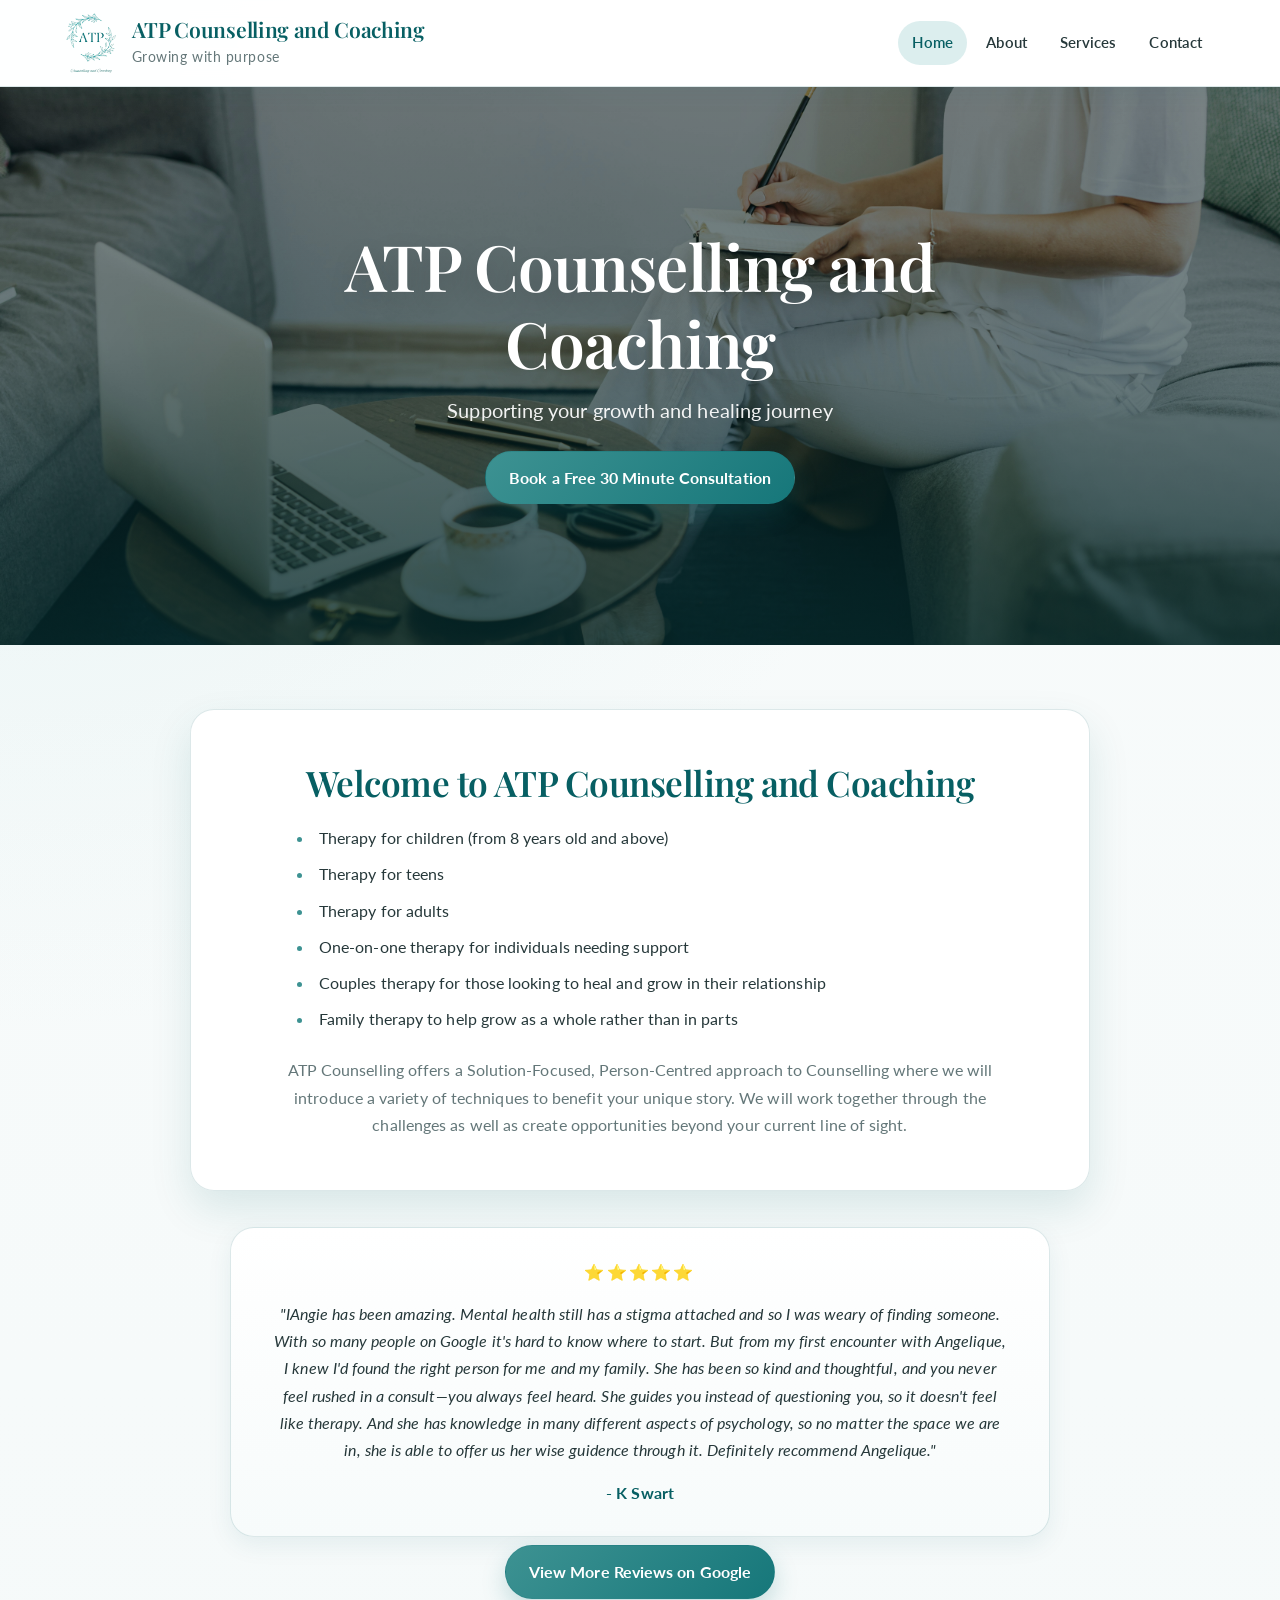
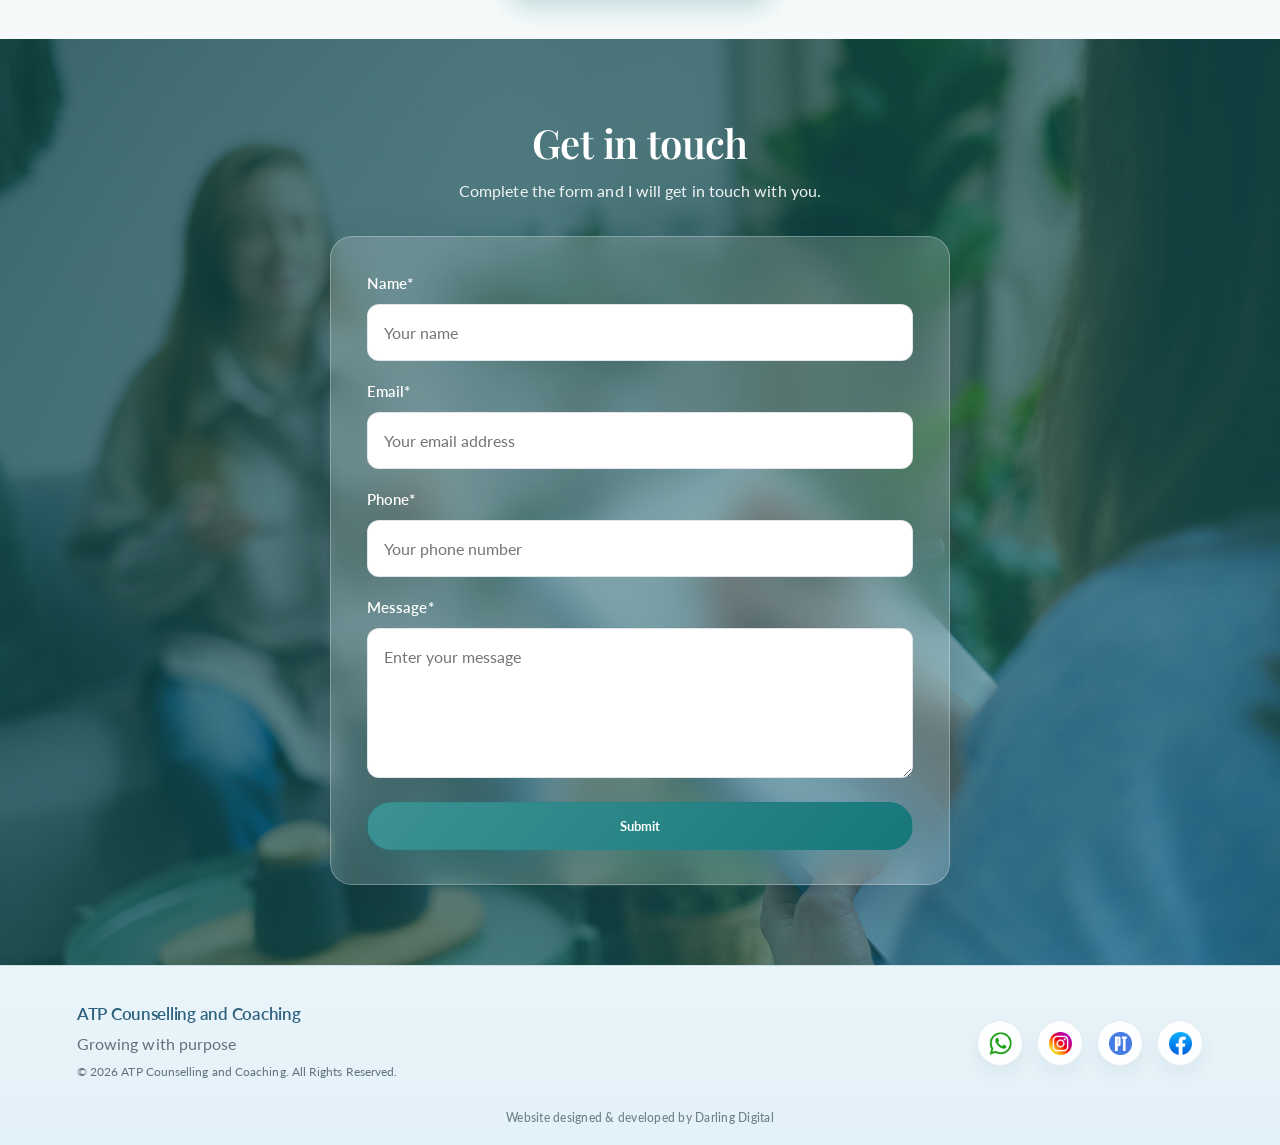
<file: index.html>
<!DOCTYPE html>
<html lang="en">

<head>

  <meta charset="UTF-8">
  <meta name="viewport" content="width=device-width, initial-scale=1.0">

  <title>ATP Counselling and Coaching | Home</title>

  <!-- ================= SEO ================= -->

  <meta
    name="description"
    content="ATP Counselling and Coaching provides professional counselling, life coaching and emotional support in Glenvista, Johannesburg. Book your free 30-minute consultation today."
  >

  <link
    rel="canonical"
    href="https://atpcounselling.co.za/"
  >

  <!-- ================= OPEN GRAPH ================= -->

  <meta
    property="og:title"
    content="ATP Counselling and Coaching"
  >

  <meta
    property="og:description"
    content="Supporting your growth and healing journey."
  >

  <meta
    property="og:image"
    content="https://atpcounselling.co.za/logo.png"
  >

  <meta
    property="og:url"
    content="https://atpcounselling.co.za"
  >

  <meta
    property="og:type"
    content="website"
  >

  <meta
    property="og:image:alt"
    content="ATP Counselling and Coaching logo"
  >

  <!-- ================= ICONS ================= -->

  <link
    rel="icon"
    type="image/png"
    href="logo.png"
  >

  <link
    rel="apple-touch-icon"
    href="logo.png"
  >

  <!-- ================= STYLES ================= -->

  <link
    rel="stylesheet"
    href="style.css"
  >

  <link
    rel="stylesheet"
    href="form-fix.css"
  >

</head>

<body>

  <a
    href="#main-content"
    class="skip-link"
  >
    Skip to main content
  </a>

  <!-- ================= HEADER ================= -->

  <header>

    <a
      href="index.html"
      class="logo"
    >

      <img
        src="logo.png"
        alt="ATP Counselling and Coaching logo"
      >

      <div>

        <h2>ATP Counselling and Coaching</h2>

        <p>Growing with purpose</p>

      </div>

    </a>

    <nav aria-label="Primary Navigation">

      <a
        href="index.html"
        class="active"
      >
        Home
      </a>

      <a href="about.html">About</a>

      <a href="services.html">Services</a>

      <a href="contact.html">Contact</a>

    </nav>

  </header>

  <!-- ================= HERO SECTION ================= -->

  <main id="main-content">

        <section class="hero">

      <img
        src="personwriting.jpg"
        alt="Person writing in a notebook during a counselling session"
        loading="eager"
      >

      <div class="hero-overlay">

        <h1>ATP Counselling and Coaching</h1>

        <p>Supporting your growth and healing journey</p>

        <a
          class="btn"
          href="https://wa.me/27834254940?text=I%27d%20like%20a%20free%2030%20minute%20consultation"
          target="_blank"
          rel="noopener"
          aria-label="Book a free 30 minute consultation on WhatsApp"
        >
          Book a Free 30 Minute Consultation
        </a>

      </div>

    </section>

    <!-- ================= WELCOME SECTION ================= -->

    <section class="welcome-section">

      <h2>Welcome to ATP Counselling and Coaching</h2>

      <ul>

        <li>Therapy for children (from 8 years old and above)</li>

        <li>Therapy for teens</li>

        <li>Therapy for adults</li>

        <li>One-on-one therapy for individuals needing support</li>

        <li>
          Couples therapy for those looking to heal and grow in their relationship
        </li>

        <li>
          Family therapy to help grow as a whole rather than in parts
        </li>

      </ul>

      <p>
        ATP Counselling offers a Solution-Focused, Person-Centred approach to
        Counselling where we will introduce a variety of techniques to benefit
        your unique story. We will work together through the challenges as well
        as create opportunities beyond your current line of sight.
      </p>

    </section>

        <!-- ================= REVIEWS SECTION ================= -->

    <section class="reviews">

      <div class="review">

        <p>⭐⭐⭐⭐⭐</p>

        <p>
          "IAngie has been amazing. Mental health still has a stigma attached
          and so I was weary of finding someone. With so many people on Google
          it's hard to know where to start.

          But from my first encounter with Angelique, I knew I'd found the
          right person for me and my family. She has been so kind and
          thoughtful, and you never feel rushed in a consult—you always feel
          heard. She guides you instead of questioning you, so it doesn't feel
          like therapy. And she has knowledge in many different aspects of
          psychology, so no matter the space we are in, she is able to offer us
          her wise guidence through it. Definitely recommend Angelique."
        </p>

        <strong>- K Swart</strong>

      </div>

    </section>

    <!-- ================= REVIEWS BUTTON ================= -->

    <div
      style="text-align: center; margin-bottom: 40px;"
    >

      <a
        href="https://share.google/Uenu4QrjCnogjKQsO"
        class="btn"
        target="_blank"
        rel="noopener"
        aria-label="Read more Google reviews for ATP Counselling and Coaching"
      >
        View More Reviews on Google
      </a>

    </div>

    <!-- ================= CONTACT SECTION ================= -->

    <section class="contact-section">

      <div class="contact-overlay">

        <h2>Get in touch</h2>

        <p>
          Complete the form and I will get in touch with you.
        </p>

                <form
          class="contact-form"
          action="https://formsubmit.co/angelique@atpcounselling.co.za"
          method="POST"
        >

          <input
            type="hidden"
            name="_subject"
            value="New Enquiry"
          >

          <input
            type="hidden"
            name="_captcha"
            value="false"
          >

          <input
            type="hidden"
            name="_template"
            value="table"
          >

          <input
            type="hidden"
            name="_next"
            value="https://atpcounselling.co.za/thank-you.html"
          >

          <input
            type="hidden"
            name="_autoresponse"
            value="Thank you for contacting ATP Counselling and Coaching. Your enquiry has been received and we will be in touch shortly."
          >

          <label for="name">Name*</label>

          <input
            id="name"
            type="text"
            name="name"
            autocomplete="name"
            placeholder="Your name"
            required
          >

          <label for="email">Email*</label>

          <input
            id="email"
            type="email"
            name="email"
            autocomplete="email"
            placeholder="Your email address"
            required
          >

          <label for="phone">Phone*</label>

          <input
            id="phone"
            type="tel"
            name="phone"
            autocomplete="tel"
            pattern="^\+?[0-9\s()-]{10,20}$"
            placeholder="Your phone number"
            required
          >

          <label for="message">Message*</label>

          <textarea
            id="message"
            name="message"
            autocomplete="off"
            placeholder="Enter your message"
            required
          ></textarea>

          <button
            class="btn"
            type="submit"
            aria-label="Submit contact form"
          >
            Submit
          </button>

        </form>

      </div>

    </section>

  </main>

    <!-- ================= FOOTER ================= -->

  <footer>

    <div class="footer-left">

      <h3>ATP Counselling and Coaching</h3>

      <p>Growing with purpose</p>

      <p class="copyright">
        © 2026 ATP Counselling and Coaching. All Rights Reserved.
      </p>

    </div>

    <div class="footer-right">

      <a
        href="https://wa.me/27834254940"
        target="_blank"
        rel="noopener"
        aria-label="Chat with ATP Counselling and Coaching on WhatsApp"
      >
        <img
          src="whatsapp.png"
          alt="WhatsApp"
        >
      </a>

      <a
        href="https://www.instagram.com/atp_counselling_and_coaching?igsh=d2todDFxMTQ5eW44"
        target="_blank"
        rel="noopener"
        aria-label="Visit ATP Counselling and Coaching on Instagram"
      >
        <img
          src="instagram.png"
          alt="Instagram"
        >
      </a>

      <a
        href="https://www.psychologytoday.com/za/counselling/angelique-torres-polonia-glenvista-gt/1306987"
        target="_blank"
        rel="noopener"
        aria-label="View ATP Counselling and Coaching on Psychology Today"
      >
        <img
          src="psychologytoday.png"
          alt="Psychology Today"
        >
      </a>

      <a
        href="https://www.facebook.com/profile.php?id=61561358146511"
        target="_blank"
        rel="noopener"
        aria-label="Visit ATP Counselling and Coaching on Facebook"
      >
        <img
          src="facebook.png"
          alt="Facebook"
        >
      </a>

    </div>

  </footer>

</body>

</html>
</file>
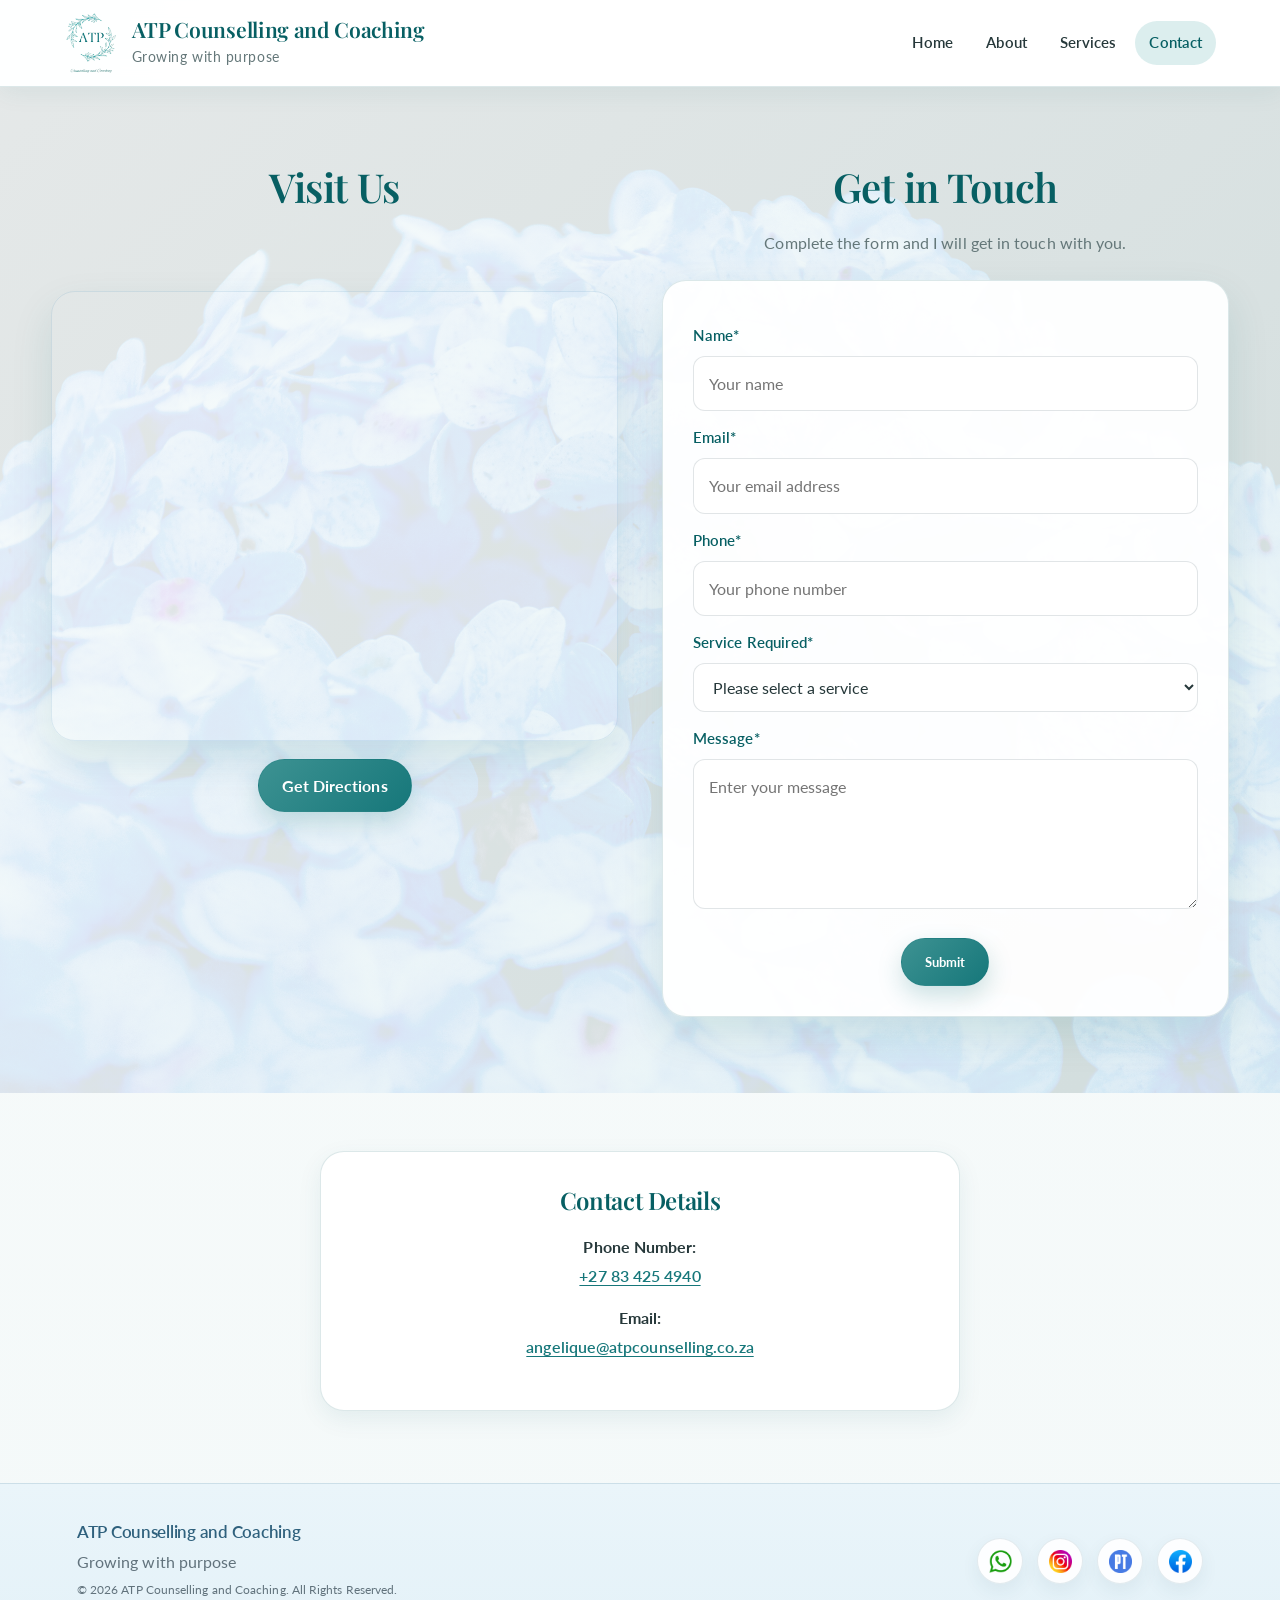
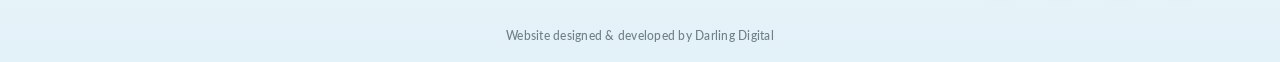
<file: contact.html>
<!DOCTYPE html>
<html lang="en">

<head>

  <meta charset="UTF-8">
  <meta name="viewport" content="width=device-width, initial-scale=1.0">

  <title>Contact | ATP Counselling and Coaching</title>

  <!-- ================= SEO ================= -->

  <meta
    name="description"
    content="Contact ATP Counselling and Coaching in Glenvista, Johannesburg. Book an appointment or request your free 30-minute consultation."
  >

  <link
    rel="canonical"
    href="https://atpcounselling.co.za/contact.html"
  >

  <!-- ================= OPEN GRAPH ================= -->

  <meta
    property="og:title"
    content="Contact | ATP Counselling and Coaching"
  >

  <meta
    property="og:description"
    content="Contact ATP Counselling and Coaching in Glenvista, Johannesburg. Book an appointment or request your free 30-minute consultation."
  >

  <meta
    property="og:image"
    content="https://atpcounselling.co.za/logo.png"
  >

  <meta
    property="og:url"
    content="https://atpcounselling.co.za/contact.html"
  >

  <meta
    property="og:type"
    content="website"
  >

  <meta
    property="og:image:alt"
    content="ATP Counselling and Coaching logo"
  >

  <!-- ================= ICONS ================= -->

  <link
    rel="icon"
    type="image/png"
    href="logo.png"
  >

  <link
    rel="apple-touch-icon"
    href="logo.png"
  >

  <!-- ================= STYLES ================= -->

  <link
    rel="stylesheet"
    href="style.css"
  >

  <link
    rel="stylesheet"
    href="contact-adjustments.css"
  >

</head>

<body>

  <a href="#main-content" class="skip-link">
    Skip to main content
  </a>

  <!-- ================= HEADER ================= -->

  <header>

    <a href="index.html" class="logo">

      <img
        src="logo.png"
        alt="ATP Counselling and Coaching logo"
      >

      <div>

        <h2>ATP Counselling and Coaching</h2>

        <p>Growing with purpose</p>

      </div>

    </a>

    <nav aria-label="Primary Navigation">

      <a href="index.html">Home</a>

      <a href="about.html">About</a>

      <a href="services.html">Services</a>

      <a
        href="contact.html"
        class="active"
      >
        Contact
      </a>

    </nav>

  </header>

  <!-- ================= CONTACT PAGE CONTENT ================= -->

  <main id="main-content">

    <section class="contact-page">

      <div class="contact-overlay">

        <!-- ================= MAP SECTION ================= -->

        <div class="contact-left">

          <h2>Visit Us</h2>

          <iframe
            title="Map showing ATP Counselling and Coaching location"
            src="https://www.google.com/maps?q=68+Allen+Rd,+Glenvista,+Johannesburg+South,+2058&output=embed"
            allowfullscreen=""
            loading="lazy"
          >
          </iframe>

          <div class="map-link">

            <a
              href="https://www.google.com/maps?q=68+Allen+Rd,+Glenvista,+Johannesburg+South,+2058"
              target="_blank"
              class="btn"
              rel="noopener"
              aria-label="Open directions to ATP Counselling and Coaching in Google Maps"
            >
              Get Directions
            </a>

          </div>

        </div>

        <!-- ================= CONTACT FORM ================= -->

        <div class="contact-right">

          <h1>Get in Touch</h1>

          <p>
            Complete the form and I will get in touch with you.
          </p>

          <form
            class="contact-page-form"
            action="https://formsubmit.co/angelique@atpcounselling.co.za"
            method="POST"
          >

            <input type="hidden" name="_subject" value="New Enquiry">
            <input type="hidden" name="_captcha" value="false">
            <input type="hidden" name="_template" value="table">
            <input type="hidden" name="_next" value="https://atpcounselling.co.za/thank-you.html">
            <input type="hidden" name="_autoresponse" value="Thank you for contacting ATP Counselling and Coaching. Your enquiry has been received and we will be in touch shortly.">

            <label for="name">Name*</label>
            <input id="name" type="text" name="name" autocomplete="name" placeholder="Your name" required>

            <label for="email">Email*</label>
            <input id="email" type="email" name="email" autocomplete="email" placeholder="Your email address" required>

            <label for="phone">Phone*</label>
            <input id="phone" type="tel" name="phone" autocomplete="tel" pattern="^\+?[0-9\s()-]{10,20}$" placeholder="Your phone number" required>

            <label for="service">Service Required*</label>
            <select id="service" name="service" required>
              <option value="">Please select a service</option>
              <option>Bereavement Counselling</option>
              <option>Parenting Skills</option>
              <option>Family Conflict</option>
              <option>Relationship Difficulties</option>
              <option>Trauma Counselling</option>
              <option>Anxiety &amp; Mild Depression</option>
              <option>Study Skills</option>
              <option>Bullying</option>
              <option>Trauma Debriefing</option>
              <option>Emotional Support</option>
              <option>Stress Management</option>
              <option>Mediation</option>
              <option>Goal Setting</option>
              <option>Low Self-Esteem</option>
              <option>Motivational Coaching</option>
              <option>Mindfulness</option>
              <option>School/Work-Related Stressors</option>
              <option>Retirement Adaptation</option>
              <option>Time Management</option>
            </select>

            <label for="message">Message*</label>
            <textarea id="message" name="message" autocomplete="off" placeholder="Enter your message" required></textarea>

            <button class="btn" type="submit" aria-label="Submit contact form">
              Submit
            </button>

          </form>

        </div>

      </div>

    </section>

    <!-- ================= CONTACT DETAILS CARD ================= -->

    <section class="contact-card-section">

      <div class="contact-card">

        <h2>Contact Details</h2>

        <p>
          <strong>Phone Number:</strong><br>
          <a href="tel:+27834254940">+27 83 425 4940</a>
        </p>

        <p>
          <strong>Email:</strong><br>
          <a href="mailto:angelique@atpcounselling.co.za">angelique@atpcounselling.co.za</a>
        </p>

      </div>

    </section>

  </main>

  <!-- ================= FOOTER ================= -->

  <footer>

    <div class="footer-left">

      <h3>ATP Counselling and Coaching</h3>
      <p>Growing with purpose</p>
      <p class="copyright">© 2026 ATP Counselling and Coaching. All Rights Reserved.</p>

    </div>

    <div class="footer-right">

      <a href="https://wa.me/27834254940" target="_blank" rel="noopener" aria-label="Chat with ATP Counselling and Coaching on WhatsApp">
        <img src="whatsapp.png" alt="WhatsApp">
      </a>

      <a href="https://www.instagram.com/atp_counselling_and_coaching?igsh=d2todDFxMTQ5eW44" target="_blank" rel="noopener" aria-label="Visit ATP Counselling and Coaching on Instagram">
        <img src="instagram.png" alt="Instagram">
      </a>

      <a href="https://www.psychologytoday.com/za/counselling/angelique-torres-polonia-glenvista-gt/1306987" target="_blank" rel="noopener" aria-label="View ATP Counselling and Coaching on Psychology Today">
        <img src="psychologytoday.png" alt="Psychology Today">
      </a>

      <a href="https://www.facebook.com/profile.php?id=61561358146511" target="_blank" rel="noopener" aria-label="Visit ATP Counselling and Coaching on Facebook">
        <img src="facebook.png" alt="Facebook">
      </a>

    </div>

  </footer>

</body>

</html>
</file>
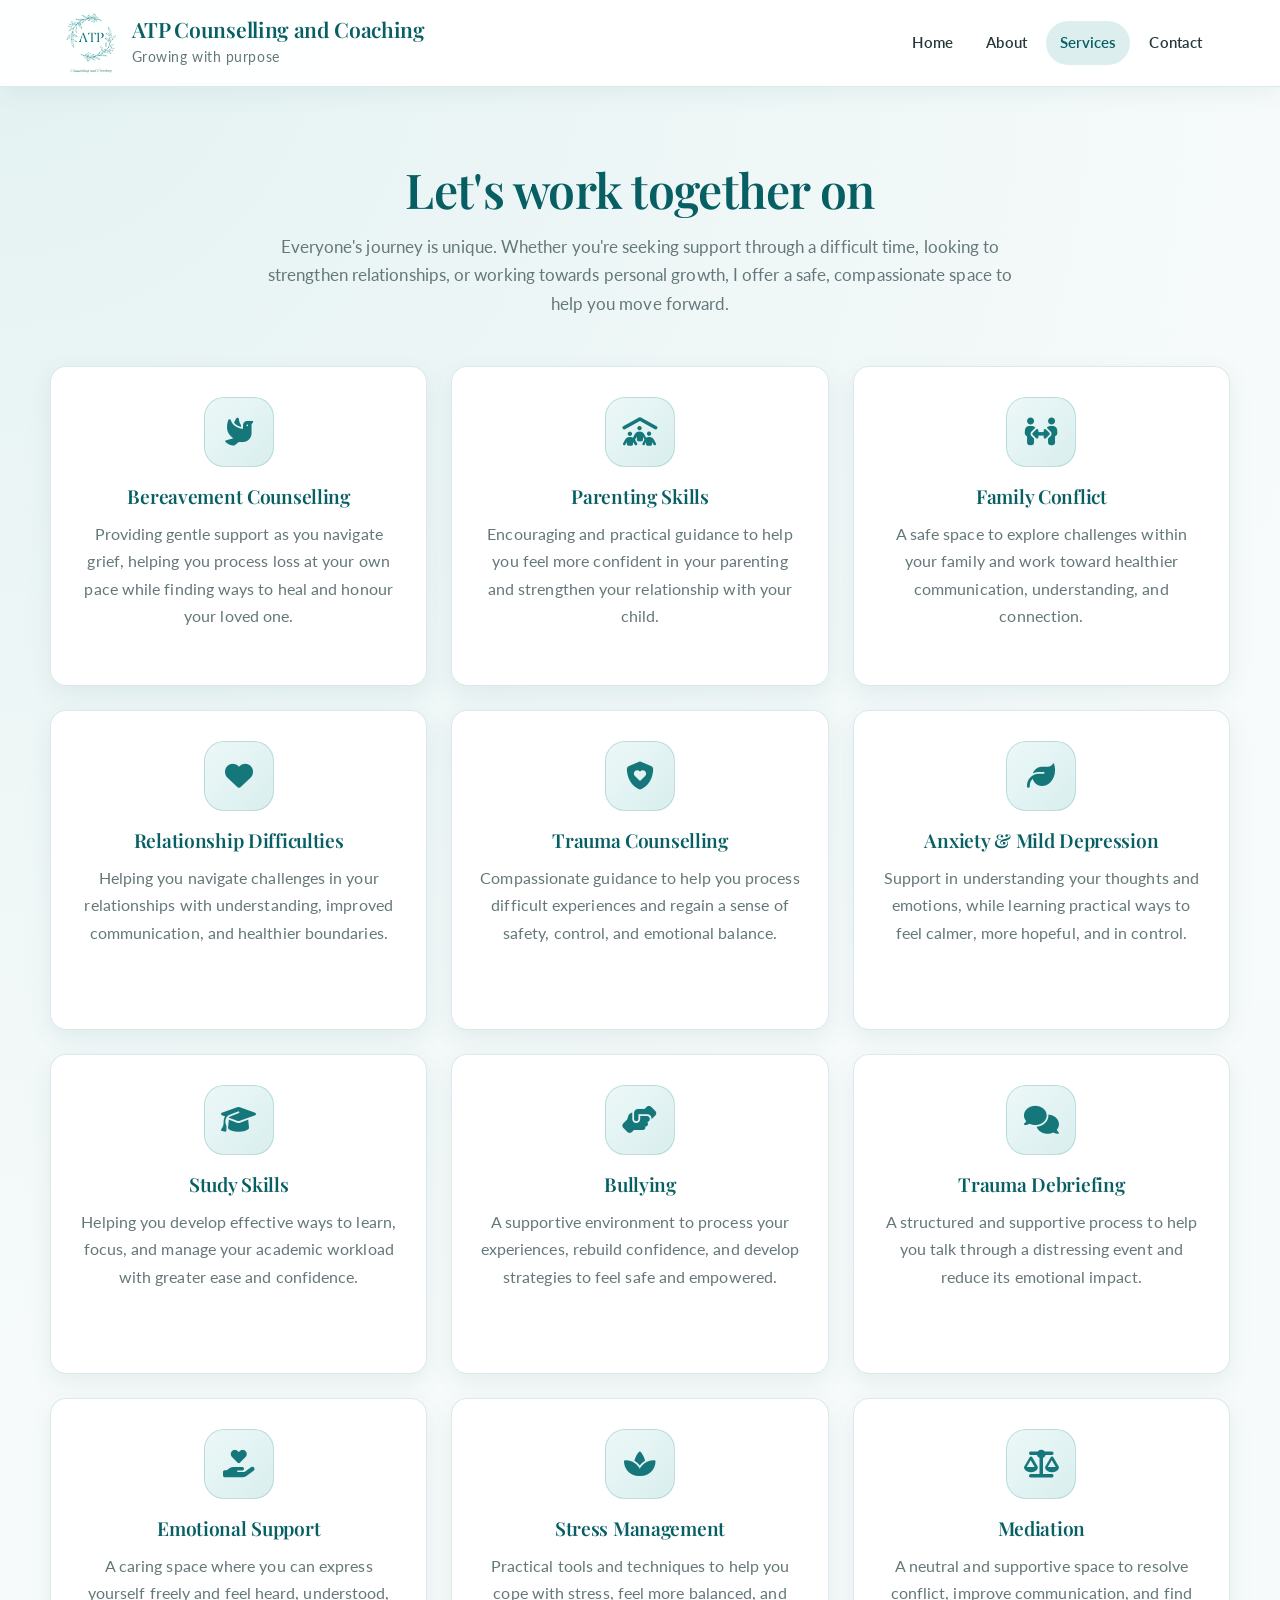
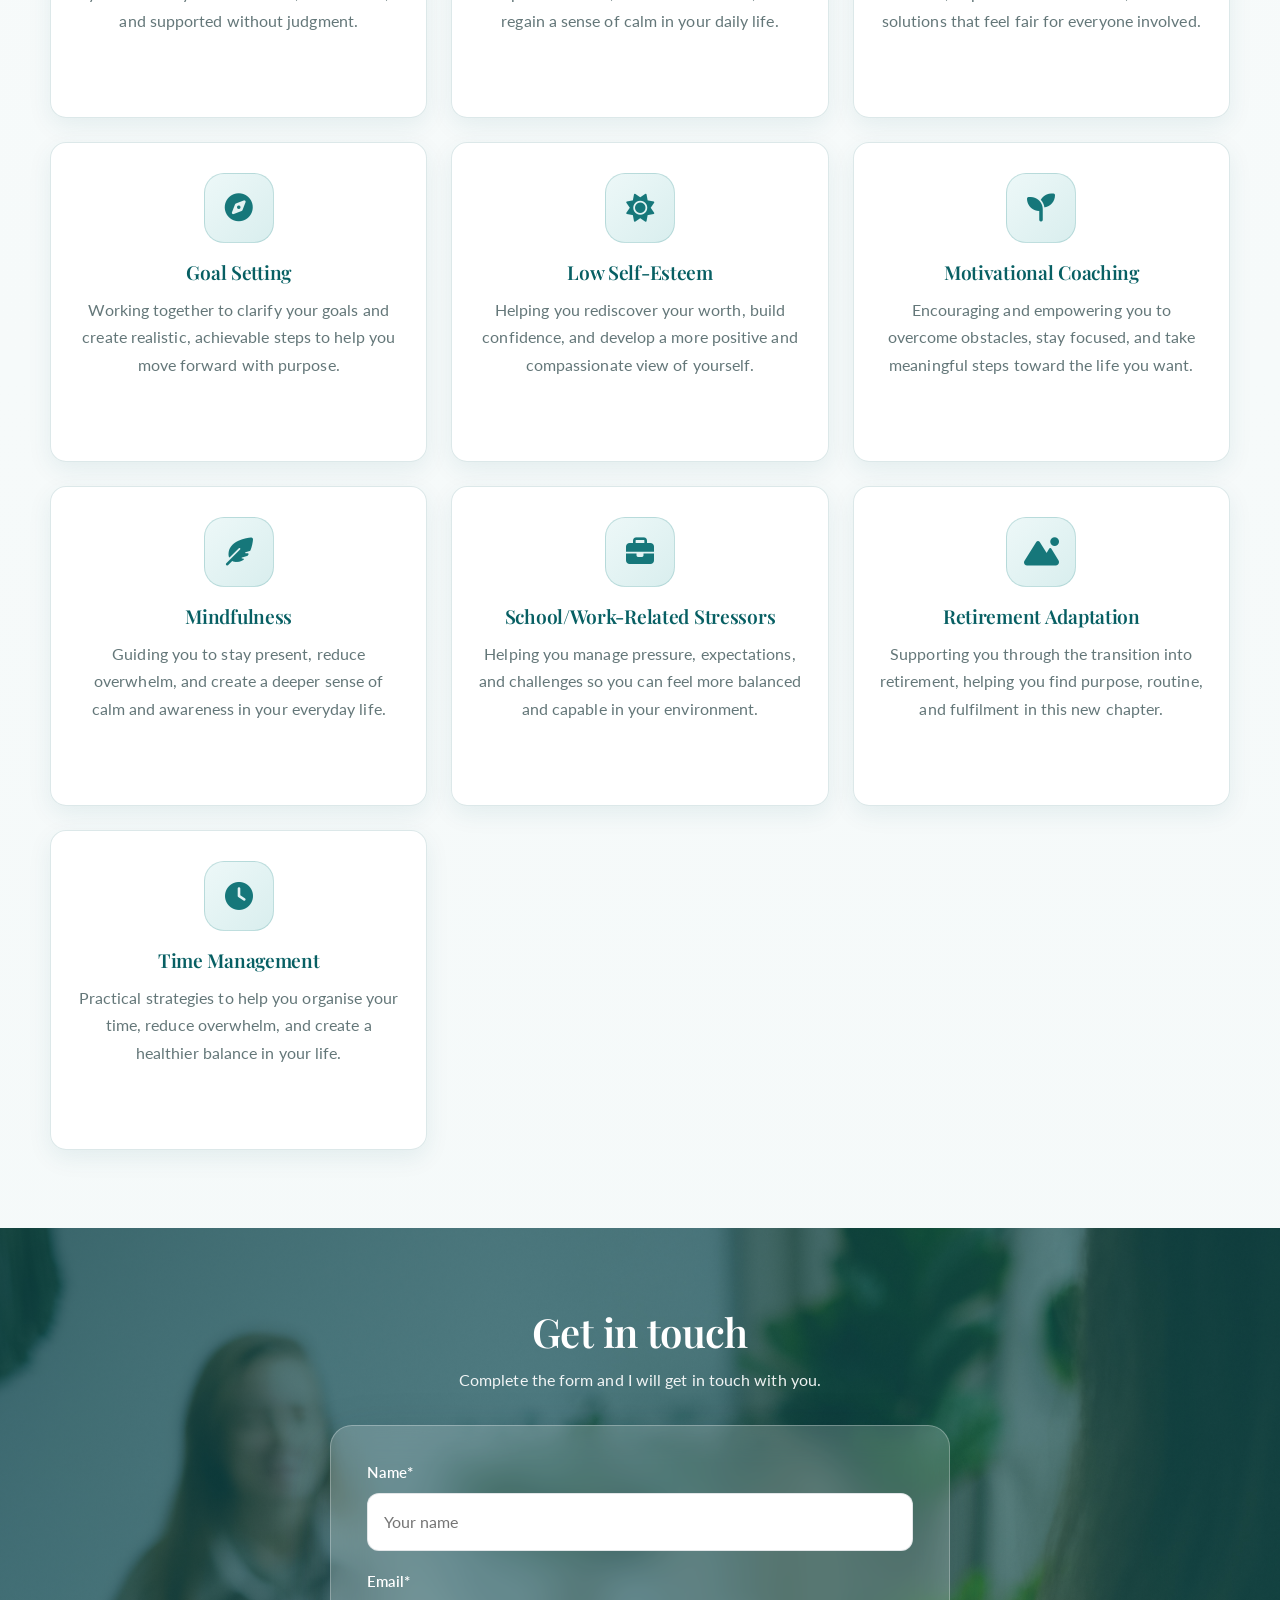
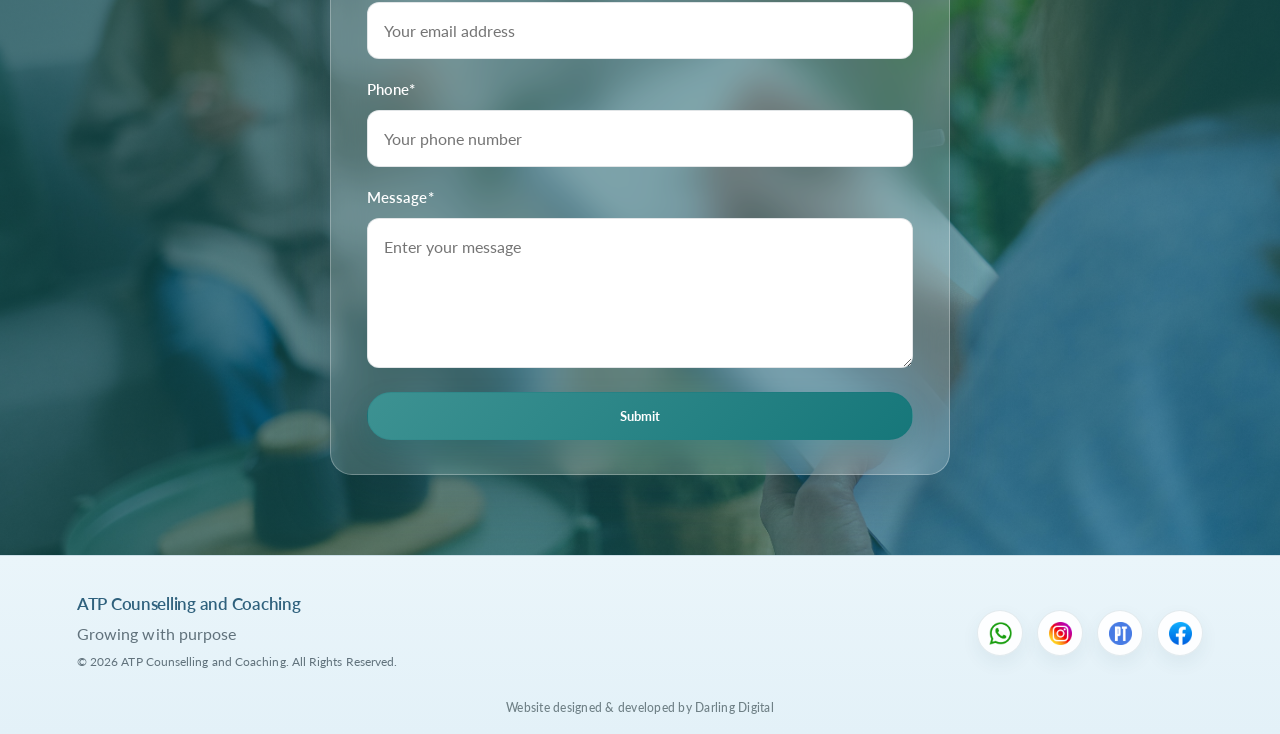
<file: services.html>
<!DOCTYPE html>

<html lang="en">

<head>

    <!-- ================= META ================= -->

    <meta charset="UTF-8">

    <meta
        name="viewport"
        content="width=device-width, initial-scale=1.0"
    >

    <title>Services | ATP Counselling and Coaching</title>

    <meta
        name="description"
        content="Explore counselling and coaching services including trauma counselling, relationship support, anxiety, stress management, parenting skills and more."
    >

    <!-- ================= OPEN GRAPH ================= -->

    <meta
        property="og:title"
        content="Services | ATP Counselling and Coaching"
    >

    <meta
        property="og:description"
        content="Explore counselling and coaching services including trauma counselling, relationship support, anxiety, stress management, parenting skills and more."
    >

    <meta
        property="og:url"
        content="https://atpcounselling.co.za/services.html"
    >

    <meta
        property="og:image"
        content="https://atpcounselling.co.za/logo.png"
    >

    <meta
        property="og:image:alt"
        content="ATP Counselling and Coaching logo"
    >

    <meta
        property="og:type"
        content="website"
    >

    <!-- ================= ICONS ================= -->

    <link
        rel="icon"
        type="image/png"
        href="logo.png"
    >

    <link
        rel="apple-touch-icon"
        href="logo.png"
    >

    <!-- ================= SEO ================= -->

    <link
        rel="canonical"
        href="https://atpcounselling.co.za/services.html"
    >

    <!-- ================= STYLES ================= -->

    <link
        rel="stylesheet"
        href="https://cdnjs.cloudflare.com/ajax/libs/font-awesome/6.7.2/css/all.min.css"
    >

    <link
        rel="stylesheet"
        href="style.css"
    >

    <link
        rel="stylesheet"
        href="form-fix.css"
    >

</head>

<body>

    <a
        href="#main-content"
        class="skip-link"
    >
        Skip to main content
    </a>

    <!-- ================= HEADER ================= -->

    <header>

        <a
            href="index.html"
            class="logo"
        >

            <img
                src="logo.png"
                alt="ATP Counselling and Coaching logo"
            >

            <div>

                <h2>ATP Counselling and Coaching</h2>

                <p>Growing with purpose</p>

            </div>

        </a>

        <nav aria-label="Primary Navigation">

            <a href="index.html">Home</a>

            <a href="about.html">About</a>

            <a
                href="services.html"
                class="active"
            >
                Services
            </a>

            <a href="contact.html">Contact</a>

        </nav>

    </header>

    <!-- ================= MAIN ================= -->

    <main id="main-content">

        <!-- ================= SERVICES SECTION ================= -->

        <section class="services-section">

            <h1>Let's work together on</h1>

            <p class="services-intro">
                Everyone's journey is unique. Whether you're seeking support through a difficult
                time, looking to strengthen relationships, or working towards personal growth,
                I offer a safe, compassionate space to help you move forward.
            </p>

            <div class="services-grid">

                          <div class="service-card">

                <div class="service-icon">
                    <i class="fa-solid fa-dove"></i>
                </div>

                <h3>Bereavement Counselling</h3>

                <p class="service-description">
                    Providing gentle support as you navigate grief, helping you
                    process loss at your own pace while finding ways to heal and
                    honour your loved one.
                </p>

            </div>

            <div class="service-card">

                <div class="service-icon">
                    <i class="fa-solid fa-people-roof"></i>
                </div>

                <h3>Parenting Skills</h3>

                <p class="service-description">
                    Encouraging and practical guidance to help you feel more
                    confident in your parenting and strengthen your relationship
                    with your child.
                </p>

            </div>

            <div class="service-card">

                <div class="service-icon">
                    <i class="fa-solid fa-people-arrows-left-right"></i>
                </div>

                <h3>Family Conflict</h3>

                <p class="service-description">
                    A safe space to explore challenges within your family and
                    work toward healthier communication, understanding, and
                    connection.
                </p>

            </div>

            <div class="service-card">

                <div class="service-icon">
                    <i class="fa-solid fa-heart"></i>
                </div>

                <h3>Relationship Difficulties</h3>

                <p class="service-description">
                    Helping you navigate challenges in your relationships with
                    understanding, improved communication, and healthier
                    boundaries.
                </p>

            </div>

            <div class="service-card">

                <div class="service-icon">
                    <i class="fa-solid fa-shield-heart"></i>
                </div>

                <h3>Trauma Counselling</h3>

                <p class="service-description">
                    Compassionate guidance to help you process difficult
                    experiences and regain a sense of safety, control, and
                    emotional balance.
                </p>

            </div>

            <div class="service-card">

                <div class="service-icon">
                    <i class="fa-solid fa-leaf"></i>
                </div>

                <h3>Anxiety &amp; Mild Depression</h3>

                <p class="service-description">
                    Support in understanding your thoughts and emotions, while
                    learning practical ways to feel calmer, more hopeful, and in
                    control.
                </p>

            </div>

            <div class="service-card">

                <div class="service-icon">
                    <i class="fa-solid fa-graduation-cap"></i>
                </div>

                <h3>Study Skills</h3>

                <p class="service-description">
                    Helping you develop effective ways to learn, focus, and
                    manage your academic workload with greater ease and
                    confidence.
                </p>

            </div>

            <div class="service-card">

                <div class="service-icon">
                    <i class="fa-solid fa-handshake-angle"></i>
                </div>

                <h3>Bullying</h3>

                <p class="service-description">
                    A supportive environment to process your experiences,
                    rebuild confidence, and develop strategies to feel safe and
                    empowered.
                </p>

            </div>

            <div class="service-card">

                <div class="service-icon">
                    <i class="fa-solid fa-comments"></i>
                </div>

                <h3>Trauma Debriefing</h3>

                <p class="service-description">
                    A structured and supportive process to help you talk through
                    a distressing event and reduce its emotional impact.
                </p>

            </div>

            <div class="service-card">

                <div class="service-icon">
                    <i class="fa-solid fa-hand-holding-heart"></i>
                </div>

                <h3>Emotional Support</h3>

                <p class="service-description">
                    A caring space where you can express yourself freely and
                    feel heard, understood, and supported without judgment.
                </p>

            </div>

                        <div class="service-card">

                <div class="service-icon">
                    <i class="fa-solid fa-spa"></i>
                </div>

                <h3>Stress Management</h3>

                <p class="service-description">
                    Practical tools and techniques to help you cope with stress,
                    feel more balanced, and regain a sense of calm in your daily
                    life.
                </p>

            </div>

            <div class="service-card">

                <div class="service-icon">
                    <i class="fa-solid fa-scale-balanced"></i>
                </div>

                <h3>Mediation</h3>

                <p class="service-description">
                    A neutral and supportive space to resolve conflict, improve
                    communication, and find solutions that feel fair for everyone
                    involved.
                </p>

            </div>

            <div class="service-card">

                <div class="service-icon">
                    <i class="fa-solid fa-compass"></i>
                </div>

                <h3>Goal Setting</h3>

                <p class="service-description">
                    Working together to clarify your goals and create realistic,
                    achievable steps to help you move forward with purpose.
                </p>

            </div>

            <div class="service-card">

                <div class="service-icon">
                    <i class="fa-solid fa-sun"></i>
                </div>

                <h3>Low Self-Esteem</h3>

                <p class="service-description">
                    Helping you rediscover your worth, build confidence, and
                    develop a more positive and compassionate view of yourself.
                </p>

            </div>

            <div class="service-card">

                <div class="service-icon">
                    <i class="fa-solid fa-seedling"></i>
                </div>

                <h3>Motivational Coaching</h3>

                <p class="service-description">
                    Encouraging and empowering you to overcome obstacles, stay
                    focused, and take meaningful steps toward the life you want.
                </p>

            </div>

            <div class="service-card">

                <div class="service-icon">
                    <i class="fa-solid fa-feather-pointed"></i>
                </div>

                <h3>Mindfulness</h3>

                <p class="service-description">
                    Guiding you to stay present, reduce overwhelm, and create a
                    deeper sense of calm and awareness in your everyday life.
                </p>

            </div>

            <div class="service-card">

                <div class="service-icon">
                    <i class="fa-solid fa-briefcase"></i>
                </div>

                <h3>School/Work-Related Stressors</h3>

                <p class="service-description">
                    Helping you manage pressure, expectations, and challenges so
                    you can feel more balanced and capable in your environment.
                </p>

            </div>

            <div class="service-card">

                <div class="service-icon">
                    <i class="fa-solid fa-mountain-sun"></i>
                </div>

                <h3>Retirement Adaptation</h3>

                <p class="service-description">
                    Supporting you through the transition into retirement,
                    helping you find purpose, routine, and fulfilment in this
                    new chapter.
                </p>

            </div>

            <div class="service-card">

                <div class="service-icon">
                    <i class="fa-solid fa-clock"></i>
                </div>

                <h3>Time Management</h3>

                <p class="service-description">
                    Practical strategies to help you organise your time, reduce
                    overwhelm, and create a healthier balance in your life.
                </p>

            </div>

        </div>

    </section>

            <!-- ================= CONTACT SECTION ================= -->

        <section class="contact-section">

            <div class="contact-overlay">

                <h2>Get in touch</h2>

                <p>
                    Complete the form and I will get in touch with you.
                </p>

                <form
                    class="contact-form"
                    action="https://formsubmit.co/angelique@atpcounselling.co.za"
                    method="POST"
                >

                    <input
                        type="hidden"
                        name="_subject"
                        value="New Enquiry"
                    >

                    <input
                        type="hidden"
                        name="_captcha"
                        value="false"
                    >

                    <input
                        type="hidden"
                        name="_template"
                        value="table"
                    >

                    <input
                        type="hidden"
                        name="_next"
                        value="https://atpcounselling.co.za/thank-you.html"
                    >

                    <input
                        type="hidden"
                        name="_autoresponse"
                        value="Thank you for contacting ATP Counselling and Coaching. Your enquiry has been received and we will be in touch shortly."
                    >

                    <label for="name">Name*</label>

                    <input
                        id="name"
                        type="text"
                        name="name"
                        autocomplete="name"
                        placeholder="Your name"
                        required
                    >

                    <label for="email">Email*</label>

                    <input
                        id="email"
                        type="email"
                        name="email"
                        autocomplete="email"
                        placeholder="Your email address"
                        required
                    >

                    <label for="phone">Phone*</label>

                    <input
                        id="phone"
                        type="tel"
                        name="phone"
                        autocomplete="tel"
                        pattern="^\+?[0-9\s()-]{10,20}$"
                        placeholder="Your phone number"
                        required
                    >

                    <label for="message">Message*</label>

                    <textarea
                        id="message"
                        name="message"
                        autocomplete="off"
                        placeholder="Enter your message"
                        required
                    ></textarea>

                    <button
                        class="btn"
                        type="submit"
                        aria-label="Submit contact form"
                    >
                        Submit
                    </button>

                </form>

            </div>

        </section>

    </main>

        <!-- ================= FOOTER ================= -->

    <footer>

        <div class="footer-left">

            <h3>ATP Counselling and Coaching</h3>

            <p>Growing with purpose</p>

            <p class="copyright">
                © 2026 ATP Counselling and Coaching. All Rights Reserved.
            </p>

        </div>

        <div class="footer-right">

            <a
                href="https://wa.me/27834254940"
                target="_blank"
                rel="noopener"
                aria-label="Chat with ATP Counselling and Coaching on WhatsApp"
            >
                <img
                    src="whatsapp.png"
                    alt="WhatsApp"
                >
            </a>

            <a
                href="https://www.instagram.com/atp_counselling_and_coaching?igsh=d2todDFxMTQ5eW44"
                target="_blank"
                rel="noopener"
                aria-label="Visit ATP Counselling and Coaching on Instagram"
            >
                <img
                    src="instagram.png"
                    alt="Instagram"
                >
            </a>

            <a
                href="https://www.psychologytoday.com/za/counselling/angelique-torres-polonia-glenvista-gt/1306987"
                target="_blank"
                rel="noopener"
                aria-label="View ATP Counselling and Coaching on Psychology Today"
            >
                <img
                    src="psychologytoday.png"
                    alt="Psychology Today"
                >
            </a>

            <a
                href="https://www.facebook.com/profile.php?id=61561358146511"
                target="_blank"
                rel="noopener"
                aria-label="Visit ATP Counselling and Coaching on Facebook"
            >
                <img
                    src="facebook.png"
                    alt="Facebook"
                >
            </a>

        </div>

    </footer>

</body>

</html>
</file>
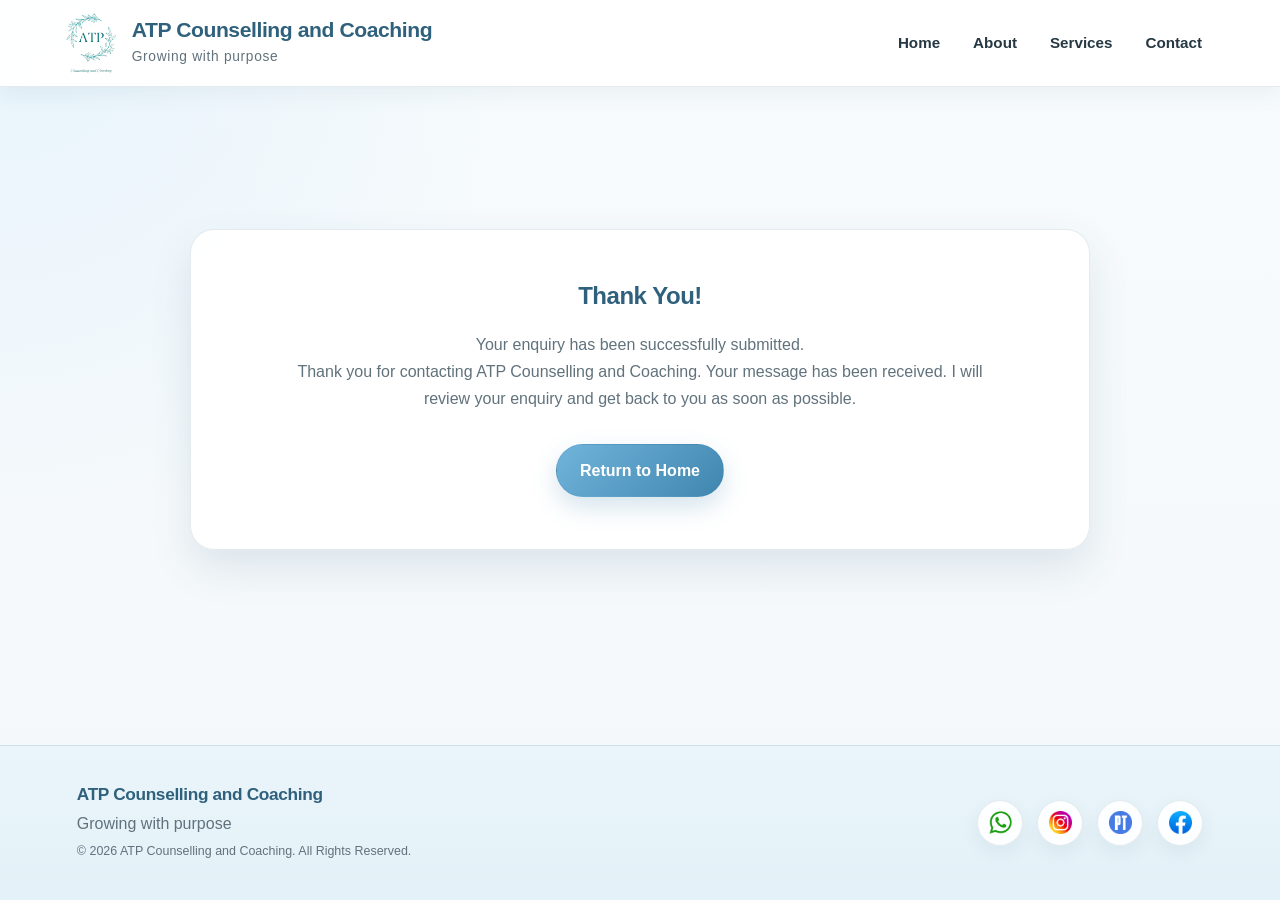
<file: thank-you.html>
<!DOCTYPE html>

<html lang="en">

<head>

    <!-- ================= META ================= -->

    <meta charset="UTF-8">

    <meta
        name="viewport"
        content="width=device-width, initial-scale=1.0"
    >

    <title>Thank You | ATP Counselling and Coaching</title>

    <meta
        name="description"
        content="Thank you for contacting ATP Counselling and Coaching. Your enquiry has been received and we will be in touch soon."
    >

    <!-- ================= OPEN GRAPH ================= -->

    <meta
        property="og:title"
        content="Thank You | ATP Counselling and Coaching"
    >

    <meta
        property="og:description"
        content="Thank you for contacting ATP Counselling and Coaching. Your enquiry has been received and we will be in touch soon."
    >

    <meta
        property="og:image"
        content="https://atpcounselling.co.za/logo.png"
    >

    <meta
        property="og:image:alt"
        content="ATP Counselling and Coaching logo"
    >

    <meta
        property="og:url"
        content="https://atpcounselling.co.za/thank-you.html"
    >

    <meta
        property="og:type"
        content="website"
    >

    <!-- ================= ICONS ================= -->

    <link
        rel="icon"
        type="image/png"
        href="logo.png"
    >

    <link
        rel="apple-touch-icon"
        href="logo.png"
    >

    <!-- ================= SEO ================= -->

    <link
        rel="canonical"
        href="https://atpcounselling.co.za/thank-you.html"
    >

    <!-- ================= STYLES ================= -->

    <link
        rel="stylesheet"
        href="style.css"
    >

</head>

<body>

    <a
        href="#main-content"
        class="skip-link"
    >
        Skip to main content
    </a>

    <!-- ================= HEADER ================= -->

    <header>

        <a
            href="index.html"
            class="logo"
        >

            <img
                src="logo.png"
                alt="ATP Counselling and Coaching logo"
            >

            <div>

                <h2>ATP Counselling and Coaching</h2>

                <p>Growing with purpose</p>

            </div>

        </a>

        <nav aria-label="Primary Navigation">

            <a href="index.html">Home</a>

            <a href="about.html">About</a>

            <a href="services.html">Services</a>

            <a href="contact.html">Contact</a>

        </nav>

    </header>

    <!-- ================= THANK YOU SECTION ================= -->

    <main id="main-content">

        <section class="section">

            <div class="welcome-section">

                <h1>Thank You!</h1>

                <p>
                    Your enquiry has been successfully submitted.
                </p>

                <p>
                    Thank you for contacting ATP Counselling and Coaching.
                    Your message has been received. I will review your enquiry
                    and get back to you as soon as possible.
                </p>

                <a
                    href="index.html"
                    class="btn"
                    aria-label="Return to the ATP Counselling and Coaching home page"
                >
                    Return to Home
                </a>

            </div>

        </section>

    </main>

    <!-- ================= FOOTER ================= -->

    <footer>

        <div class="footer-left">

            <h3>ATP Counselling and Coaching</h3>

            <p>Growing with purpose</p>

            <p class="copyright">
                © 2026 ATP Counselling and Coaching. All Rights Reserved.
            </p>

        </div>

        <div class="footer-right">

            <a
                href="https://wa.me/27834254940"
                target="_blank"
                rel="noopener"
                aria-label="Chat with ATP Counselling and Coaching on WhatsApp"
            >
                <img
                    src="whatsapp.png"
                    alt="WhatsApp"
                >
            </a>

            <a
                href="https://www.instagram.com/atpcounselling_and_coaching?igsh=d2todDFxMTQ5eW44"
                target="_blank"
                rel="noopener"
                aria-label="Visit ATP Counselling and Coaching on Instagram"
            >
                <img
                    src="instagram.png"
                    alt="Instagram"
                >
            </a>

            <a
                href="https://www.psychologytoday.com/za/counselling/angelique-torres-polonia-glenvista-gt/1306987"
                target="_blank"
                rel="noopener"
                aria-label="View ATP Counselling and Coaching on Psychology Today"
            >
                <img
                    src="psychologytoday.png"
                    alt="Psychology Today"
                >
            </a>

            <a
                href="https://www.facebook.com/profile.php?id=61561358146511"
                target="_blank"
                rel="noopener"
                aria-label="Visit ATP Counselling and Coaching on Facebook"
            >
                <img
                    src="facebook.png"
                    alt="Facebook"
                >
            </a>

        </div>

    </footer>

</body>

</html>
</file>
<file: style.css>
/* ==================================================
   ATP COUNSELLING & COACHING — VISUAL SYSTEM
   Visual-only stylesheet.
   Content, links, forms, page structure and behaviour are unchanged.
================================================== */

:root {
    --page: #f4f8fb;
    --surface: #ffffff;
    --surface-soft: #f7fbfd;
    --blue-soft: #dceefa;
    --blue: #71b4db;
    --blue-dark: #3f86ae;
    --blue-deep: #2f617d;
    --text: #263843;
    --muted: #61727c;
    --border: rgba(65, 112, 135, 0.14);
    --shadow-sm: 0 8px 24px rgba(48, 84, 103, 0.08);
    --shadow-md: 0 18px 42px rgba(48, 84, 103, 0.12);
    --shadow-lg: 0 28px 60px rgba(48, 84, 103, 0.16);
    --radius-sm: 10px;
    --radius-md: 16px;
    --radius-lg: 24px;
    --content: 1180px;
}

* { box-sizing: border-box; }
html { scroll-behavior: smooth; }
body {
    margin: 0;
    min-height: 100vh;
    display: flex;
    flex-direction: column;
    font-family: "Segoe UI", Inter, Arial, sans-serif;
    line-height: 1.7;
    color: var(--text);
    background: radial-gradient(circle at top left, rgba(220,238,250,.62), transparent 34%), linear-gradient(180deg,#f7fbfd 0%,var(--page) 100%);
    -webkit-font-smoothing: antialiased;
    text-rendering: optimizeLegibility;
}
main { flex: 1; }
img { max-width: 100%; }
h1,h2,h3,p { margin-top: 0; }
h1,h2,h3 { line-height: 1.2; color: var(--blue-deep); letter-spacing: -.02em; }
a { color: var(--blue-dark); }
:focus-visible { outline: 3px solid rgba(63,134,174,.3); outline-offset: 4px; }

.skip-link {
    position: fixed; top: 12px; left: 12px; z-index: 1000;
    padding: 10px 16px; border-radius: 10px;
    background: var(--blue-deep); color: #fff;
    text-decoration: none; transform: translateY(-160%); transition: transform .2s ease;
}
.skip-link:focus { transform: translateY(0); }

/* ==================================================
   HEADER
================================================== */

header {
    position: sticky;
    top: 0;
    z-index: 20;
    display: flex;
    align-items: center;
    justify-content: space-between;
    gap: 40px;
    width: 100%;
    padding: 12px clamp(24px, 5vw, 72px);
    background: rgba(255,255,255,.96);
    border-bottom: 1px solid var(--border);
    box-shadow: 0 5px 24px rgba(48,84,103,.07);
    backdrop-filter: blur(16px);
}

.logo {
    display: flex;
    align-items: center;
    justify-content: flex-start;
    gap: 14px;
    flex: 0 1 auto;
    min-width: 0;
    margin-right: auto;
    color: var(--text);
    text-decoration: none;
    text-align: left;
}
.logo img {
    display: block;
    width: auto;
    height: 62px;
    flex: 0 0 auto;
    object-fit: contain;
}
.logo h2,
.logo p { margin: 0; }
.logo h2 {
    color: var(--blue-deep);
    font-size: clamp(1.05rem,1.7vw,1.32rem);
    font-weight: 700;
    white-space: nowrap;
}
.logo p {
    margin-top: 3px;
    color: var(--muted);
    font-size: .86rem;
    letter-spacing: .05em;
}
.logo:visited,.logo:hover,.logo:active { color: inherit; text-decoration: none; }

nav {
    display: flex;
    align-items: center;
    justify-content: flex-end;
    flex-wrap: wrap;
    gap: 5px;
    margin-left: auto;
}
nav a {
    padding: 9px 14px;
    border-radius: 999px;
    color: var(--text);
    font-size: .95rem;
    font-weight: 600;
    text-decoration: none;
    transition: color .25s ease, background-color .25s ease, transform .25s ease;
}
nav a:hover,nav a.active {
    color: var(--blue-deep);
    background: var(--blue-soft);
}
nav a:hover { transform: translateY(-1px); }

/* ==================================================
   BUTTONS
================================================== */

.btn {
    display: inline-flex;
    align-items: center;
    justify-content: center;
    min-height: 48px;
    padding: 12px 23px;
    border: 1px solid rgba(63,134,174,.16);
    border-radius: 999px;
    background: linear-gradient(135deg,var(--blue),var(--blue-dark));
    color: #fff;
    font-weight: 700;
    text-decoration: none;
    cursor: pointer;
    box-shadow: 0 10px 24px rgba(63,134,174,.22);
    transition: transform .25s ease,box-shadow .25s ease,filter .25s ease;
}
.btn:hover { transform: translateY(-2px); box-shadow: 0 15px 30px rgba(63,134,174,.28); filter: saturate(1.06); }
.btn:active { transform: translateY(0); }

.section { padding: 78px 20px; text-align: center; }

/* ==================================================
   HERO
================================================== */
.hero { position: relative; overflow: hidden; min-height: 62vh; background: var(--blue-deep); }
.hero img {
    display: block; width: 100%; height: 62vh; min-height: 480px;
    object-fit: cover; object-position: center; filter: brightness(57%) saturate(.86);
}
.hero::after {
    content: ""; position: absolute; inset: 0; pointer-events: none;
    background: linear-gradient(180deg,rgba(24,46,58,.08),rgba(24,46,58,.16) 45%,rgba(24,46,58,.62));
}
.hero-overlay {
    position: absolute; top: 50%; left: 50%; z-index: 1;
    width: min(90%,760px); padding: 34px; color:#fff; text-align:center;
    transform: translate(-50%,-50%);
}
.hero-overlay h1 { margin-bottom: 12px; color:#fff; font-size:clamp(2.2rem,5vw,4rem); text-shadow:0 10px 28px rgba(0,0,0,.2); }
.hero-overlay p { max-width:620px; margin:0 auto 24px; color:rgba(255,255,255,.93); font-size:clamp(1rem,2vw,1.22rem); }

/* ==================================================
   HOME
================================================== */
.welcome-section {
    width:min(calc(100% - 40px),900px); margin:64px auto 36px; padding:clamp(30px,5vw,52px);
    text-align:center; background:rgba(255,255,255,.94); border:1px solid var(--border);
    border-radius:var(--radius-lg); box-shadow:var(--shadow-md);
}
.welcome-section h2 { margin-bottom:20px; font-size:clamp(1.6rem,3vw,2.2rem); }
.welcome-section p { max-width:720px; margin:0 auto; color:var(--muted); }
.welcome-section ul { max-width:700px; margin:0 auto 24px; padding-left:24px; text-align:left; }
.welcome-section li { margin-bottom:9px; padding-left:5px; }
.welcome-section li::marker { color:var(--blue); }
.welcome-section .btn { margin-top:2rem; }
.reviews { width:min(calc(100% - 40px),var(--content)); margin:36px auto 8px; }
.review {
    max-width:820px; margin:0 auto; padding:30px clamp(24px,5vw,42px); text-align:center; font-style:italic;
    background:linear-gradient(180deg,#fff,#f7fbfd); border:1px solid var(--border); border-radius:var(--radius-lg); box-shadow:var(--shadow-sm);
    transition:transform .25s ease,box-shadow .25s ease;
}
.review:hover { transform:translateY(-4px); box-shadow:var(--shadow-md); }
.review>p:first-child { margin-bottom:15px; font-style:normal; letter-spacing:.14em; }
.review strong { display:block; margin-top:16px; color:var(--blue-deep); font-style:normal; }

/* ==================================================
   ABOUT
================================================== */
.about-section { width:min(calc(100% - 40px),var(--content)); margin:60px auto; padding:0; }
.about-text {
    display:grid; grid-template-columns:minmax(0,.85fr) minmax(0,1.15fr);
    grid-template-areas:"heading heading" "image content"; align-items:start; gap:34px 52px;
    padding:clamp(26px,4vw,44px); background:rgba(255,255,255,.95); border:1px solid var(--border);
    border-radius:var(--radius-lg); box-shadow:var(--shadow-md);
}
.about-heading { grid-area:heading; margin:0; text-align:center; font-size:clamp(1.8rem,4vw,2.8rem); }
.about-image { grid-area:image; position:sticky; top:100px; overflow:hidden; border-radius:var(--radius-lg); box-shadow:var(--shadow-md); }
.about-image img { display:block; width:100%; aspect-ratio:7/9; object-fit:cover; object-position:center top; }
.about-text>ul { grid-area:content; margin:0; padding-left:22px; }
.about-text li { margin-bottom:18px; padding-left:5px; color:var(--muted); }
.about-text li::marker { color:var(--blue); }
.mission-section {
    width:min(calc(100% - 40px),900px); margin:20px auto 72px; padding:clamp(30px,5vw,46px); text-align:center;
    background:linear-gradient(135deg,#eef8fd,#fff); border:1px solid var(--border); border-radius:var(--radius-lg); box-shadow:var(--shadow-sm);
}
.mission-section h2 { margin-bottom:14px; font-size:clamp(1.6rem,3vw,2.15rem); }
.mission-section p { max-width:740px; margin:0 auto; color:var(--muted); }

/* ==================================================
   SERVICES
================================================== */
.services-section { width:min(calc(100% - 40px),var(--content)); margin:0 auto; padding:74px 0 78px; text-align:center; }
.services-section h1 { margin-bottom:14px; font-size:clamp(2rem,4vw,3rem); }
.services-intro { max-width:780px; margin:0 auto 48px; color:var(--muted); font-size:1.05rem; }
.services-grid { display:grid; grid-template-columns:repeat(3,minmax(0,1fr)); gap:24px; }
.service-card {
    position:relative; display:flex; flex-direction:column; align-items:center; min-height:320px; padding:30px 26px;
    text-align:center; background:rgba(255,255,255,.96); border:1px solid var(--border); border-radius:var(--radius-md); box-shadow:var(--shadow-sm);
    transition:transform .28s ease,box-shadow .28s ease,border-color .28s ease;
}
.service-card::before { content:""; position:absolute; inset:0 0 auto; height:3px; background:linear-gradient(90deg,transparent,var(--blue),transparent); opacity:0; transition:opacity .28s ease; }
.service-card:hover { transform:translateY(-7px); border-color:rgba(113,180,219,.38); box-shadow:var(--shadow-md); }
.service-card:hover::before { opacity:1; }
.service-icon {
    display:flex; align-items:center; justify-content:center; width:70px; height:70px; margin:0 auto 18px;
    color:var(--blue-dark); font-size:28px; background:linear-gradient(135deg,#eef8fd,#d8ecf8);
    border:1px solid rgba(113,180,219,.24); border-radius:20px; transition:transform .28s ease,background .28s ease,color .28s ease;
}
.service-card:hover .service-icon { color:#fff; background:linear-gradient(135deg,var(--blue),var(--blue-dark)); transform:translateY(-2px) scale(1.04); }
.service-card h3 { margin-bottom:12px; font-size:1.2rem; }
.service-description { margin:0; color:var(--muted); line-height:1.7; }

/* ==================================================
   CTA
================================================== */
.cta-section { padding:58px 20px; text-align:center; background:linear-gradient(135deg,#e5f4fc,#d7ecf7); border-top:1px solid var(--border); border-bottom:1px solid var(--border); }
.cta-section h2 { margin-bottom:10px; }
.cta-section p { margin-bottom:20px; color:var(--muted); }

/* ==================================================
   GENERAL CONTACT
================================================== */
.contact-section { position:relative; padding:80px 20px; overflow:hidden; text-align:center; background:url("blurredwriting.jpg") center/cover no-repeat; }
.contact-section::before { content:""; position:absolute; inset:0; background:linear-gradient(135deg,rgba(26,53,68,.74),rgba(63,134,174,.48)); }
.contact-section .contact-overlay { position:relative; z-index:1; width:min(100%,700px); margin:0 auto; }
.contact-section h2 { color:#fff; font-size:clamp(1.8rem,4vw,2.5rem); }
.contact-section p { color:rgba(255,255,255,.92); }
.contact-form {
    max-width:560px; margin:28px auto 0; padding:30px; text-align:left; background:rgba(255,255,255,.13);
    border:1px solid rgba(255,255,255,.2); border-radius:var(--radius-lg); box-shadow:var(--shadow-lg); backdrop-filter:blur(16px);
}
.contact-form label { display:block; margin-top:15px; color:#fff; font-size:.92rem; font-weight:600; }
.contact-form input,.contact-form textarea,.contact-form select,.contact-page-form input,.contact-page-form textarea,.contact-page-form select {
    width:100%; margin:8px 0 2px; padding:13px 15px; border:1px solid rgba(46,74,89,.14); border-radius:12px;
    background:#fff; color:var(--text); font:inherit; transition:border-color .2s ease,box-shadow .2s ease;
}
.contact-form textarea { min-height:140px; resize:vertical; }
.contact-form input:focus,.contact-form textarea:focus,.contact-form select:focus,.contact-page-form input:focus,.contact-page-form textarea:focus,.contact-page-form select:focus { border-color:rgba(63,134,174,.55); box-shadow:0 0 0 4px rgba(113,180,219,.15); outline:none; }
.contact-form .btn,.contact-page-form .btn { margin-top:20px; }

/* ==================================================
   CONTACT PAGE
================================================== */
.contact-page { position:relative; padding:76px clamp(20px,4vw,52px); overflow:hidden; background:url("flowers1.jpg") center/cover no-repeat; }
.contact-page::before { content:""; position:absolute; inset:0; background:linear-gradient(135deg,rgba(248,252,254,.92),rgba(234,245,251,.82)); }
.contact-overlay { position:relative; z-index:1; width:min(100%,var(--content)); margin:0 auto; display:grid; grid-template-columns:repeat(2,minmax(0,1fr)); gap:44px; align-items:start; }
.contact-left,.contact-right { width:100%; }
.contact-left h2,.contact-right h1 { margin-bottom:18px; font-size:clamp(1.8rem,4vw,2.5rem); text-align:center; }
.contact-left iframe { display:block; width:100%; height:450px; margin-top:0; border:1px solid rgba(63,134,174,.14); border-radius:var(--radius-lg); box-shadow:var(--shadow-md); }
.map-link { margin-top:18px; text-align:center; }
.contact-page-form { padding:30px; background:rgba(255,255,255,.94); border:1px solid var(--border); border-radius:var(--radius-lg); box-shadow:var(--shadow-md); }
.contact-page-form label { display:block; margin-top:12px; color:var(--blue-deep); font-size:.92rem; font-weight:600; text-align:left; }
.contact-page-form textarea { min-height:150px; resize:vertical; }
.contact-page-form button { display:flex; margin:22px auto 0; }
.contact-right>p { margin-bottom:24px; color:var(--muted); text-align:center; }

/* ==================================================
   CONTACT DETAILS
================================================== */
.contact-card-section { padding:58px 20px 72px; }
.contact-card { width:min(100%,640px); margin:0 auto; padding:34px clamp(24px,5vw,46px); text-align:center; background:#fff; border:1px solid var(--border); border-radius:var(--radius-lg); box-shadow:var(--shadow-sm); }
.contact-card h2 { margin-bottom:18px; }
.contact-card p { margin-bottom:14px; line-height:1.8; }
.contact-card a { color:var(--blue-dark); font-weight:600; text-underline-offset:3px; }

/* ==================================================
   FOOTER — MORE SPACED / BALANCED
================================================== */
footer {
    display:grid;
    grid-template-columns:minmax(0,1fr) auto;
    align-items:center;
    column-gap:80px;
    row-gap:24px;
    width:100%;
    padding:38px clamp(28px,6vw,80px);
    background:linear-gradient(180deg,#eaf5fa 0%,#e3f1f8 100%);
    border-top:1px solid var(--border);
}
.footer-left { text-align:left; }
.footer-left h3 { margin:0 0 5px; font-size:1.08rem; }
.footer-left p { margin:4px 0 0; color:var(--muted); }
.footer-right { display:flex; align-items:center; justify-content:flex-end; gap:14px; }
.footer-right a {
    display:inline-flex; align-items:center; justify-content:center; width:46px; height:46px;
    border-radius:50%; background:rgba(255,255,255,.9); border:1px solid var(--border); text-decoration:none;
    box-shadow:0 7px 18px rgba(48,84,103,.07); transition:transform .22s ease,box-shadow .22s ease,background-color .22s ease;
}
.footer-right a:hover { transform:translateY(-3px); background:#fff; box-shadow:0 12px 24px rgba(48,84,103,.12); }
.footer-right img { width:23px; height:23px; object-fit:contain; }
.copyright { font-size:.78rem; }

/* ==================================================
   RESPONSIVE
================================================== */
@media (max-width:980px) {
    header { padding:12px 24px; gap:24px; }
    .services-grid { grid-template-columns:repeat(2,minmax(0,1fr)); }
    .about-text { grid-template-columns:1fr; grid-template-areas:"heading" "image" "content"; }
    .about-image { position:relative; top:auto; width:min(100%,520px); margin:0 auto; }
    .contact-overlay { grid-template-columns:1fr; }
    footer { column-gap:40px; padding-left:32px; padding-right:32px; }
}

@media (max-width:768px) {
    header { position:relative; flex-direction:column; align-items:stretch; gap:12px; padding:14px 20px; }
    .logo { justify-content:flex-start; margin-right:0; }
    nav { justify-content:flex-start; margin-left:0; overflow-x:auto; padding-bottom:2px; }
    nav a { padding:8px 11px; white-space:nowrap; }
    .hero,.hero img { min-height:520px; height:65vh; }
    .hero-overlay { padding:24px; }
    .welcome-section,.reviews,.about-section,.mission-section,.services-section { width:min(calc(100% - 28px),var(--content)); }
    .services-section { padding-top:56px; padding-bottom:60px; }
    .services-grid { grid-template-columns:1fr; }
    .service-card { min-height:0; }
    .contact-page { padding:60px 14px; }
    .contact-section { padding:64px 14px; }
    footer { grid-template-columns:1fr; justify-items:center; padding:32px 22px; text-align:center; }
    .footer-left { text-align:center; }
    .footer-right { justify-content:center; }
}

@media (max-width:520px) {
    .logo img { height:50px; }
    .logo h2 { font-size:1rem; white-space:normal; }
    .logo p { font-size:.8rem; }
    nav { gap:2px; }
    nav a { padding:7px 9px; font-size:.88rem; }
    .hero-overlay h1 { font-size:2rem; }
    .hero-overlay p { font-size:.98rem; }
    .btn { width:100%; }
    .review,.contact-form,.contact-page-form,.mission-section,.about-text { padding:24px 18px; }
    .contact-left iframe { height:360px; }
    .footer-right { gap:10px; }
    .footer-right a { width:42px; height:42px; }
}
</file>
<file: form-fix.css>
@import url("brand-colors.css");

/* ==================================================
   ATP-V1 — NON-CONTACT FORM VISUAL FIX
   Applies only to the forms on Home, About and Services.
   Contact page is intentionally not affected.
================================================== */

/* The generic .contact-overlay rule in style.css is also used by
   the standalone Contact page. Scope the grid layout to that page
   so the Home/About/Services form section stays as a single column. */
.contact-section .contact-overlay {
    display: block;
    width: min(100%, 820px);
    margin: 0 auto;
}

.contact-section .contact-overlay > h2 {
    margin-bottom: 10px;
    text-align: center;
}

.contact-section .contact-overlay > p {
    max-width: 620px;
    margin: 0 auto;
    text-align: center;
}

.contact-section .contact-form {
    width: min(100%, 620px);
    max-width: 620px;
    margin: 32px auto 0;
    padding: 34px 36px;
    background: rgba(255,255,255,.18);
    border: 1px solid rgba(255,255,255,.28);
    border-radius: 22px;
    box-shadow: 0 24px 55px rgba(24,46,58,.22);
    backdrop-filter: blur(18px);
}

.contact-section .contact-form label {
    margin-top: 18px;
}

.contact-section .contact-form label:first-of-type {
    margin-top: 0;
}

.contact-section .contact-form input,
.contact-section .contact-form textarea,
.contact-section .contact-form select {
    width: 100%;
    display: block;
    min-height: 52px;
    margin: 8px 0 0;
    padding: 14px 16px;
    border-radius: 12px;
}

.contact-section .contact-form textarea {
    min-height: 150px;
}

.contact-section .contact-form .btn {
    width: 100%;
    margin-top: 24px;
}

@media (max-width: 768px) {
    .contact-section .contact-overlay {
        width: 100%;
    }

    .contact-section .contact-form {
        width: 100%;
        padding: 26px 22px;
        margin-top: 26px;
    }
}

@media (max-width: 520px) {
    .contact-section .contact-form {
        padding: 24px 18px;
        border-radius: 18px;
    }
}
</file>
<file: contact-adjustments.css>
@import url("brand-colors.css");

/* Contact page alignment adjustment */

/* Move the map slightly lower so it sits comfortably below the Visit Us heading and aligns better with the form. */
.contact-left iframe {
    margin-top: 80px;
}

/* Keep the map naturally positioned when the two columns stack. */
@media (max-width: 980px) {
    .contact-left iframe {
        margin-top: 0;
    }
}
</file>
